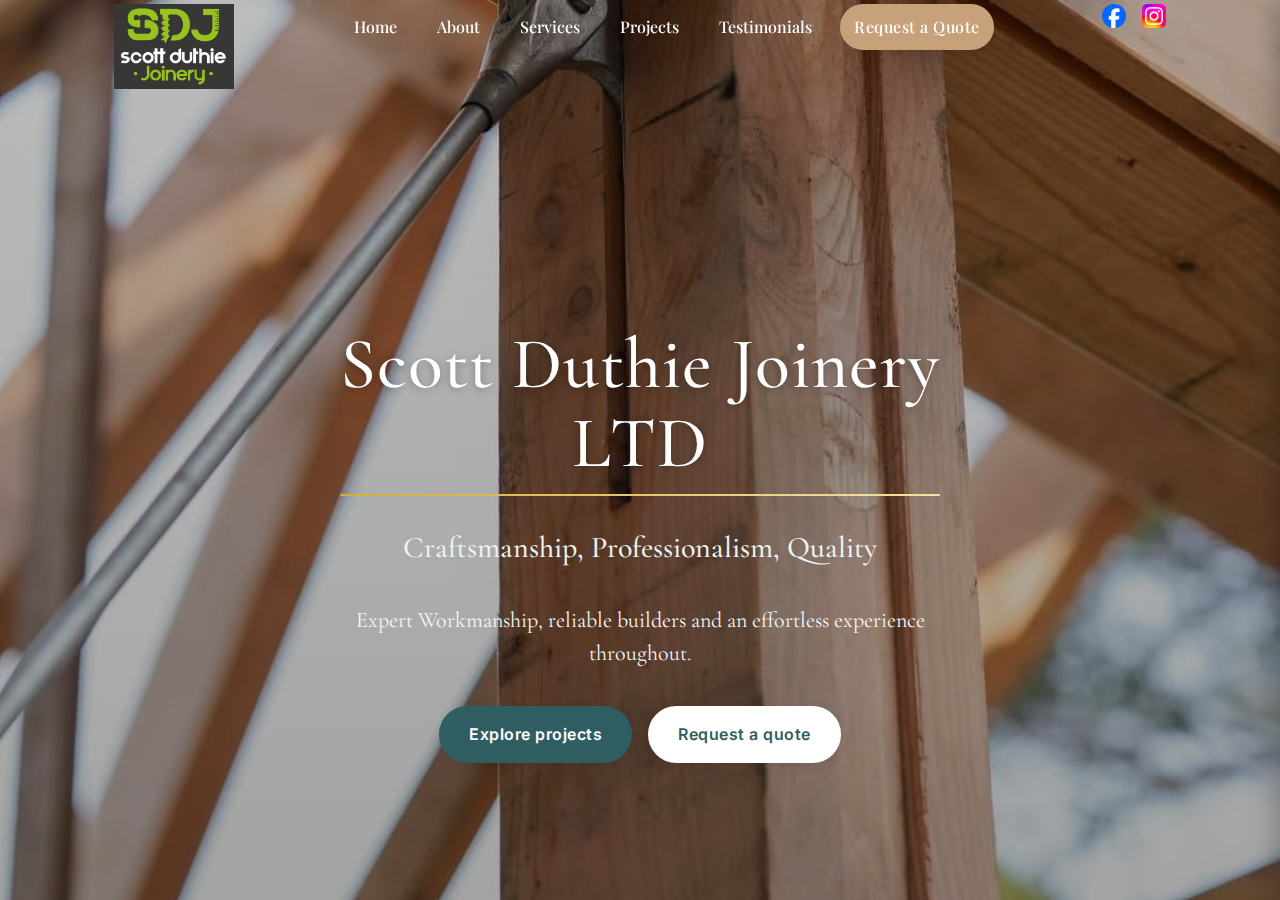
<file: index.html>
<!DOCTYPE html>
<html lang="en">
<head>
  <meta charset="UTF-8" />
  <meta name="viewport" content="width=device-width, initial-scale=1.0" />
  <title>Scott Duthie Joinery LTD | Craftsmanship, Comfort, Light – Deeside & Royal Deeside</title>
  <meta name="description" content="Scott Duthie Joinery LTD provides construction and construction management services with expert joinery. Serving Deeside, Royal Deeside, Aberdeen, Banchory, Aboyne, Ballater, Braemar, Tarland, and surrounding areas in the North East of Scotland." />
  <meta name="keywords" content="Construction, Construction Management, Joinery, Custom Homes, Extensions, Renovations, Interiors, Deeside, Royal Deeside, Aboyne, Ballater, Dinnet, Braemar, Strathdon, Tarland, Alford, Birse, Ballogie, Kincardine O'Neil, Torphins, Lumphanan, Banchory, Aberdeen, Cults, Culter, Finzean" />

  <!-- Open Graph / Social Sharing -->
  <meta property="og:title" content="Scott Duthie Joinery LTD – Construction & Joinery Services in North East Scotland" />
  <meta property="og:description" content="Specialising in construction, construction management, and expert joinery. Serving Deeside, Royal Deeside, and surrounding areas." />
  <meta property="og:type" content="website" />
  <meta property="og:url" content="https://www.scottduthiejoinery.com/" />
  <meta property="og:image" content="https://www.scottduthiejoinery.com/images/home-og.jpg" />

  <!-- Google Fonts -->
  <link href="https://fonts.googleapis.com/css2?family=Lora:ital,wght@0,400;0,700;1,400&family=Playfair+Display:wght@400;700&family=Cormorant+Garamond:ital,wght@1,400;1,500;1,600&display=swap" rel="stylesheet">

  <!-- CSS -->
  <link rel="stylesheet" href="assets/styles.css" />
</head>
<body class="home">

  <!-- Header -->
  <header class="site-header">
    <div class="container header-inner">
      <!-- Logo -->
      <div class="header-left">
        <a href="index.html">
          <img src="images/logo.jpg" alt="Scott Duthie Joinery LTD" class="site-logo" />
        </a>
      </div>

      <!-- Navigation -->
      <button class="nav-toggle" aria-label="Toggle menu" aria-expanded="false">
        <span></span>
        <span></span>
        <span></span>
      </button>
      <nav class="site-nav">
        <ul class="nav-list">
          <li><a href="index.html">Home</a></li>
          <li><a href="about.html">About</a></li>
          <li><a href="services.html">Services</a></li>
          <li><a href="projects.html">Projects</a></li>
          <li><a href="testimonials.html">Testimonials</a></li>
          <li><a class="btn btn-black" href="quote.html">Request a Quote</a></li>
        </ul>
      </nav>

      <!-- Social icons -->
      <div class="header-right">
        <a href="https://www.facebook.com/people/Scott-Duthie-Joinery-Ltd/61565049851215/" target="_blank" aria-label="Facebook">
          <img src="images/facebook.svg.png" class="social-icon" alt="Facebook">
        </a>
        <a href="https://www.instagram.com/scott_duthie_joinery_ltd/" target="_blank" aria-label="Instagram">
          <img src="images/instagram.svg.png" class="social-icon" alt="Instagram">
        </a> 
      </div>
    </div>
  </header>

  <!-- Mobile Menu Overlay & Panel -->
  <div class="mobile-menu-overlay"></div>
  <div class="mobile-menu-panel">
    <ul>
      <li><a href="index.html">Home</a></li>
      <li><a href="about.html">About</a></li>
      <li><a href="services.html">Services</a></li>
      <li><a href="projects.html">Projects</a></li>
      <li><a href="testimonials.html">Testimonials</a></li>
      <li><a class="btn btn-black" href="quote.html">Request a Quote</a></li>
    </ul>
  </div>

  <!-- Hero -->
  <section class="hero hero-home">
    <div class="hero-overlay"></div>
    <div class="hero-content container">
      <h1 class="site-title">Scott Duthie <span>Joinery LTD</span></h1>
      <h2 class="site-subtitle">Craftsmanship, Professionalism, Quality</h2>
      <p>Expert Workmanship, reliable builders and an effortless experience throughout.</p>
      <div class="hero-actions">
        <a class="btn btn-primary" href="projects.html">Explore projects</a>
        <a class="btn btn-white" href="quote.html">Request a quote</a>
      </div>
    </div>
  </section>

  <!-- Site JS -->
  <script src="assets/script.js"></script>
</body>
</html>
</file>
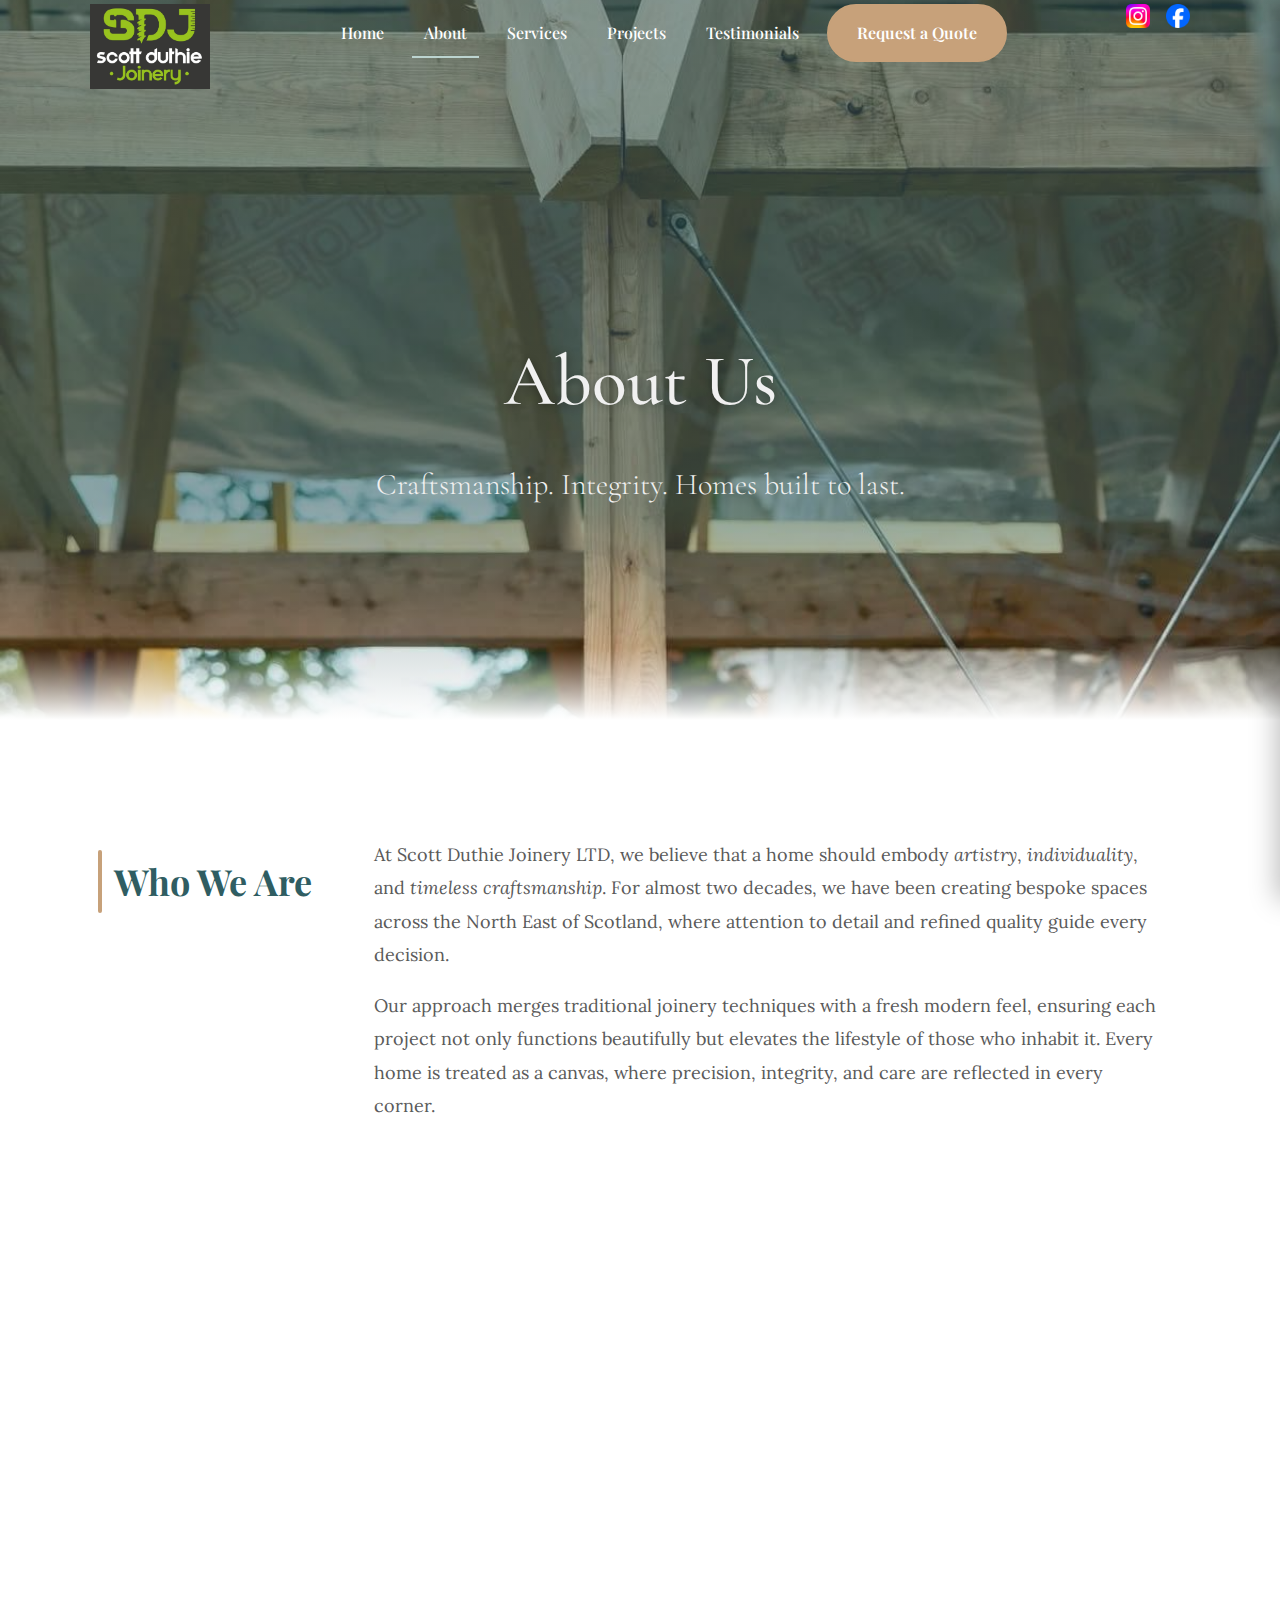
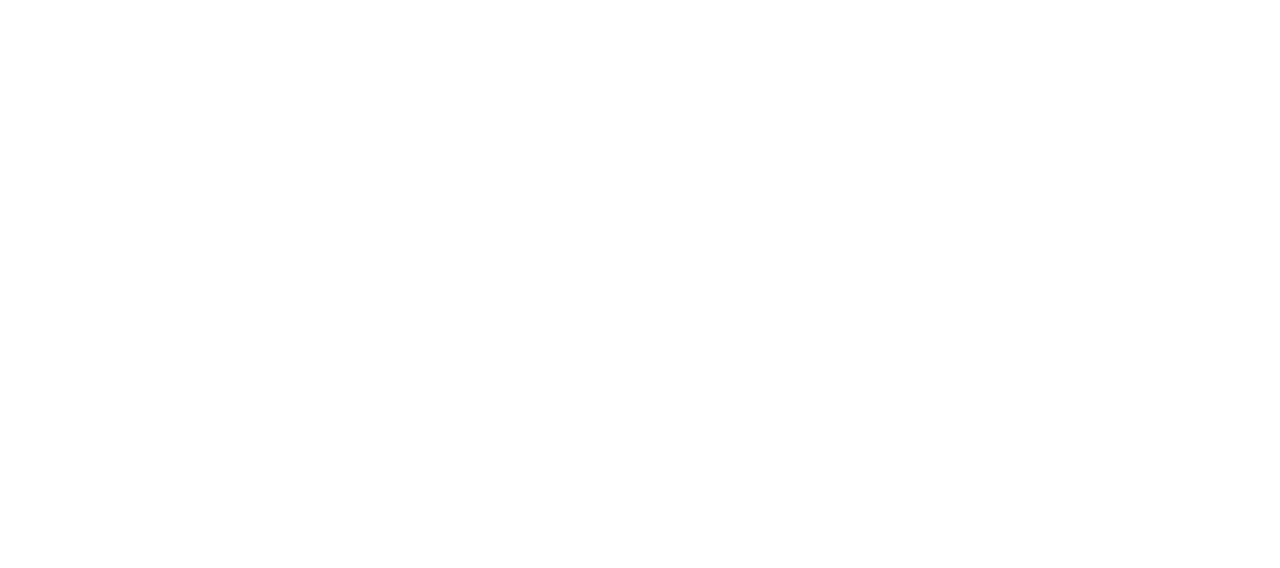
<file: about.html>
<!DOCTYPE html>
<html lang="en">
<head>
  <meta charset="UTF-8" />
  <meta name="viewport" content="width=device-width, initial-scale=1.0" />
  <title>About | Scott Duthie Joinery LTD</title>
  <meta name="description" content="Scott Duthie Joinery LTD: Bespoke homes, renovations, and interiors built with craftsmanship, integrity, and attention to detail in the North East of Scotland." />
  <meta name="keywords" content="Scott Duthie Joinery, bespoke homes, home renovations, joinery, craftsmanship, interior design, Scotland, extensions, custom homes" />
  <meta property="og:title" content="About | Scott Duthie Joinery LTD" />
  <meta property="og:description" content="Discover the team and ethos behind Scott Duthie Joinery LTD, creating bespoke homes and interiors in the North East of Scotland." />
  <meta property="og:type" content="website" />
  <meta property="og:url" content="https://www.scottduthiejoinery.co.uk/about.html" />
  <meta property="og:image" content="images/og-about.jpg" />
  <meta name="twitter:card" content="summary_large_image" />
  <meta name="twitter:title" content="About | Scott Duthie Joinery LTD" />
  <meta name="twitter:description" content="Discover the team and ethos behind Scott Duthie Joinery LTD, creating bespoke homes and interiors in the North East of Scotland." />
  <meta name="twitter:image" content="images/og-about.jpg" />

  <!-- Google Fonts -->
  <link href="https://fonts.googleapis.com/css2?family=Playfair+Display:wght@400;700&family=Lora:ital,wght@0,400;0,700;1,400&family=Cormorant+Garamond:wght@400;500;600&display=swap" rel="stylesheet">

  <style>
    /* ======================= */
    /* About Page CSS (Inline) */
    /* ======================= */
    @import url('https://fonts.googleapis.com/css2?family=Playfair+Display:wght@400;700&family=Lora:ital,wght@0,400;0,700;1,400&family=Cormorant+Garamond:wght@400;500;600&display=swap');

    :root {
      --bg: #ffffff;
      --text: #1b1b1b;
      --muted: #5a5a5a;
      --brand: #2f5d62;
      --brand-2: #bcd4d0;
      --accent: #c7a17a;
      --radius: 12px;
      --shadow: 0 10px 30px rgba(0,0,0,0.08);
      --container: 1100px;
    }

    * { box-sizing: border-box; }
    html, body { margin: 0; padding: 0; font-family: 'Inter', sans-serif; color: var(--text); line-height: 1.6; }
    img { max-width: 100%; display: block; }
    a { text-decoration: none; color: var(--text); }
    .container { width: 100%; max-width: var(--container); margin: 0 auto; padding: 0 24px; }
    body.no-scroll { overflow: hidden; }

    /* Header */
    .site-header { position: absolute; top:0; left:0; width:100%; background: transparent; z-index:50; }
    .header-inner { display: flex; justify-content: space-between; align-items: flex-start; padding: 4px 0; }
    .header-left { flex: 0 0 auto; }
    .site-logo { width:120px; cursor:pointer; }

    .site-nav { flex:1 1 auto; display:flex; justify-content:center; font-family: 'Playfair Display', serif; }
    .site-nav ul { display:flex; gap:16px; list-style:none; margin:0; padding:0; align-items:center; }
    .site-nav a { color:#fff; padding:8px 12px; border-radius:50px; font-weight:500; display:inline-block; position:relative; }
    .site-nav a::after { content:""; position:absolute; left:0; bottom:-4px; width:0; height:2px; background:var(--brand-2); transition: width 0.3s ease; }
    .site-nav a:hover::after, .site-nav a[aria-current="page"]::after { width:100%; }
    .site-nav .btn-black { padding:14px 28px; border-radius:50px; background:var(--accent); color:#fff; font-weight:600; border:2px solid var(--accent); transition:all 0.3s ease; }
    .site-nav .btn-black:hover { background:#b48e66; border-color:#b48e66; }

    .header-right { display:flex; gap:16px; }
    .social-icon { width:24px; height:24px; }

    /* Mobile menu */
    .nav-toggle { display:none; position:absolute; left:50%; top:36px; transform:translateX(-50%); width:32px; height:26px; background:none; border:none; cursor:pointer; z-index:9999; padding:0; }
    .nav-toggle span { display:block; width:100%; height:3px; background:white; border-radius:3px; transition:0.3s ease; }
    .nav-toggle span:nth-child(2) { margin:6px 0; }
    .nav-toggle.open span:nth-child(1) { transform: translateY(9px) rotate(45deg); }
    .nav-toggle.open span:nth-child(2) { opacity:0; }
    .nav-toggle.open span:nth-child(3) { transform: translateY(-9px) rotate(-45deg); }

    .mobile-menu-panel { position:fixed; top:0; right:0; width:70%; max-width:320px; height:100vh; background:#f8f8f8; padding:100px 24px; box-shadow:-4px 0 25px rgba(0,0,0,0.25); transform:translateX(100%); transition: transform 0.35s ease; z-index:999; }
    .mobile-menu-panel.open { transform:translateX(0); }
    .mobile-menu-panel ul { list-style:none; padding:0; margin:0; display:flex; flex-direction:column; gap:28px; }
    .mobile-menu-panel a { font-size:20px; font-weight:600; color:#000; }
    .mobile-menu-panel .btn-black { display:block; background:black; color:white; padding:12px; border-radius:50px; text-align:center; }
    .mobile-menu-overlay { position:fixed; top:0; left:0; width:100%; height:100%; background:rgba(0,0,0,0.4); opacity:0; visibility:hidden; transition:opacity 0.35s ease; z-index:900; }
    .mobile-menu-overlay.active { opacity:1; visibility:visible; }

    /* Hero */
    .hero-about { position:relative; min-height:80vh; display:grid; place-items:center; text-align:center; overflow:hidden; }
    .hero-about .hero-image { position:absolute; inset:0; background:url("images/luicottage.jpg") center/cover no-repeat; background-size:cover; z-index:-2; }
    .hero-about .hero-overlay { position:absolute; inset:0; background:linear-gradient(to bottom, rgba(47,93,98,0.55) 0%, rgba(47,93,98,0.55) 70%, rgba(47,93,98,0.15) 90%, #ffffff 100%); z-index:-1; }
    .hero-about .hero-content { position:relative; max-width:760px; padding: calc(40px + 8vh) 24px 0; }
    .hero-about .site-title { font-family:'Cormorant Garamond', serif; font-weight:500; font-size:72px; color:#f0f0f0; text-shadow:0 2px 8px rgba(0,0,0,0.3); line-height:1.1; margin-bottom:40px; }
    .hero-about .site-subtitle { font-family:'Cormorant Garamond', serif; font-size:30px; margin-top:8px; font-weight:80; color:#f0f0f0; }

    /* About Intro */
    .about-intro { padding:100px 24px 80px; margin-bottom:60px; font-family:'Lora', serif; font-size:18px; line-height:1.75; }
    .intro-wrapper { display:flex; align-items:flex-start; gap:40px; max-width:var(--container); margin:0 auto; flex-wrap:wrap; }
    .section-title { font-family:'Playfair Display', serif; font-size:36px; font-weight:700; color:var(--brand); flex:0 0 220px; position:relative; }
    .section-title::before { content:""; position:absolute; left:-16px; top:0; height:100%; width:4px; background:var(--accent); border-radius:2px; }
    .brief-text { flex:1; font-family:'Lora', serif; font-size:18px; line-height:1.85; color:var(--muted); }
    .brief-text p { margin-bottom:16px; }

    /* Photo Cards */
    .about-photos { display:flex; flex-wrap:wrap; gap:40px; justify-content:center; margin-bottom:80px; }
    .photo-card { background:#fff; border-radius:var(--radius); overflow:hidden; flex:1 1 48%; max-width:700px; display:flex; flex-direction:column; align-items:center; box-shadow:var(--shadow); text-align:center; opacity:0; transform:translateY(30px); transition:all 0.6s ease-out; }
    .photo-card.visible { opacity:1; transform:translateY(0); }
    .photo-card img { width:100%; height:400px; object-fit:cover; }
    .brief { padding:32px; }
    .brief h3 { font-family:'Playfair Display', serif; font-size:28px; margin-bottom:16px; color:var(--brand); }
    .brief p { font-family:'Lora', serif; font-size:16px; color:var(--muted); line-height:1.75; }

    /* Fly-in animations */
    .section-title, .brief-text { opacity:0; transform:translateX(50px); transition: all 0.8s ease-out; }
    .section-title.animate, .brief-text.animate { opacity:1; transform:translateX(0); }

    /* Responsive */
    @media (max-width:1024px) {
      .hero-about .site-title { font-size:56px; }
      .about-photos { flex-direction:column; gap:32px; }
      .intro-wrapper { gap:32px; }
      .section-title { font-size:32px; flex:0 0 180px; }
      .brief-text { font-size:16px; }
    }
    @media (max-width:768px) {
      .site-logo { width:80px; }
      .site-nav ul { display:none; }
      .nav-toggle { display:block; }
      .hero-about .hero-content { padding: calc(100px + 8vh) 16px 0; }
      .about-intro { padding:60px 16px; }
      .intro-wrapper { flex-direction:column; align-items:flex-start; }
      .section-title { flex:none; margin-bottom:16px; }
      .brief-text p { max-width:100%; }
      .brief { padding:24px; }
    }
  </style>
</head>
<body class="about">

  <!-- HEADER -->
  <header class="site-header">
    <div class="container header-inner">
      <div class="header-left">
        <a href="index.html"><img src="images/logo.jpg" alt="Scott Duthie Joinery Logo" class="site-logo"></a>
      </div>

      <nav class="site-nav">
        <ul>
          <li><a href="index.html">Home</a></li>
          <li><a href="about.html" aria-current="page">About</a></li>
          <li><a href="services.html">Services</a></li>
          <li><a href="projects.html">Projects</a></li>
          <li><a href="testimonials.html">Testimonials</a></li>
          <li><a href="quote.html" class="btn btn-black">Request a Quote</a></li>
        </ul>
      </nav>

      <div class="header-right">
        <a href="#"><img src="images/instagram.svg.png" alt="Instagram" class="social-icon"></a>
        <a href="#"><img src="images/facebook.svg.png" alt="Facebook" class="social-icon"></a>
      </div>

      <button class="nav-toggle" aria-label="Toggle Navigation">
        <span></span><span></span><span></span>
      </button>
    </div>
  </header>

  <div class="mobile-menu-panel">
    <ul>
      <li><a href="index.html">Home</a></li>
      <li><a href="about.html" aria-current="page">About</a></li>
      <li><a href="services.html">Services</a></li>
      <li><a href="projects.html">Projects</a></li>
      <li><a href="testimonials.html">Testimonials</a></li>
      <li><a href="quote.html" class="btn btn-black">Request a Quote</a></li>
    </ul>
  </div>
  <div class="mobile-menu-overlay"></div>

  <!-- HERO -->
  <section class="hero-about">
    <div class="hero-image"></div>
    <div class="hero-overlay"></div>
    <div class="hero-content">
      <h1 class="site-title">About Us</h1>
      <p class="site-subtitle">Craftsmanship. Integrity. Homes built to last.</p>
    </div>
  </section>

  <!-- INTRO -->
  <section class="about-intro">
    <div class="intro-wrapper container">
      <h2 class="section-title">Who We Are</h2>
      <div class="brief-text">
        <p>At Scott Duthie Joinery LTD, we believe that a home should embody <em>artistry</em>, <em>individuality</em>, and <em>timeless craftsmanship</em>. For almost two decades, we have been creating bespoke spaces across the North East of Scotland, where attention to detail and refined quality guide every decision.</p>
        <p>Our approach merges traditional joinery techniques with a fresh modern feel, ensuring each project not only functions beautifully but elevates the lifestyle of those who inhabit it. Every home is treated as a canvas, where precision, integrity, and care are reflected in every corner.</p>
      </div>
    </div>
  </section>

  <!-- PHOTO CARDS -->
  <section class="about-photos container">
    <div class="photo-card">
      <img src="images/balvack.jpg" alt="Our Team">
      <div class="brief">
        <h3>Our Team</h3>
        <p>Our team of seasoned craftsmen, Surveyors, and project managers, all dedicated to excellence. Each member brings a wealth of experience, creativity, and a meticulous eye for detail. Together, we ensure that every project is executed flawlessly, from initial concept to final finish.</p>
      </div>
    </div>

    <div class="photo-card">
      <img src="images/exterior_chimney.jpg" alt="Delivering Bespoke Projects">
      <div class="brief">
        <h3>Delivering Bespoke Projects for Almost 2 Decades</h3>
        <p>For nearly twenty years, we have been creating homes that reflect the unique tastes and lifestyles of our clients. From bespoke new builds to comprehensive renovations, we handle each project with precision, passion, and dedication. Our commitment to quality craftsmanship and innovative solutions ensures that every space we touch becomes a lasting testament to excellence.</p>
      </div>
    </div>
  </section>

  <script>
    document.addEventListener('DOMContentLoaded', () => {
      const navToggle = document.querySelector('.nav-toggle');
      const mobilePanel = document.querySelector('.mobile-menu-panel');
      const overlay = document.querySelector('.mobile-menu-overlay');

      const openMenu = () => { navToggle.classList.add('open'); mobilePanel.classList.add('open'); overlay.classList.add('active'); document.body.classList.add('no-scroll'); };
      const closeMenu = () => { navToggle.classList.remove('open'); mobilePanel.classList.remove('open'); overlay.classList.remove('active'); document.body.classList.remove('no-scroll'); };
      navToggle.addEventListener('click', () => mobilePanel.classList.contains('open') ? closeMenu() : openMenu());
      overlay.addEventListener('click', closeMenu);
      mobilePanel.querySelectorAll('a').forEach(link => link.addEventListener('click', closeMenu));

      // IntersectionObserver for fly-in
      const observer = new IntersectionObserver((entries, obs) => {
        entries.forEach(entry => {
          if(entry.isIntersecting) {
            const el = entry.target;
            if(el.classList.contains('section-title') || el.classList.contains('brief-text')) el.classList.add('animate');
            if(el.classList.contains('photo-card')) { setTimeout(()=> el.classList.add('visible'), Number(el.dataset.index)*150); }
            obs.unobserve(el);
          }
        });
      }, { threshold:0.1 });

      document.querySelectorAll('.section-title, .brief-text').forEach(el => observer.observe(el));
      document.querySelectorAll('.photo-card').forEach((el, idx)=>{ el.dataset.index=idx; observer.observe(el); });
    });
  </script>

</body>
</html>
</file>
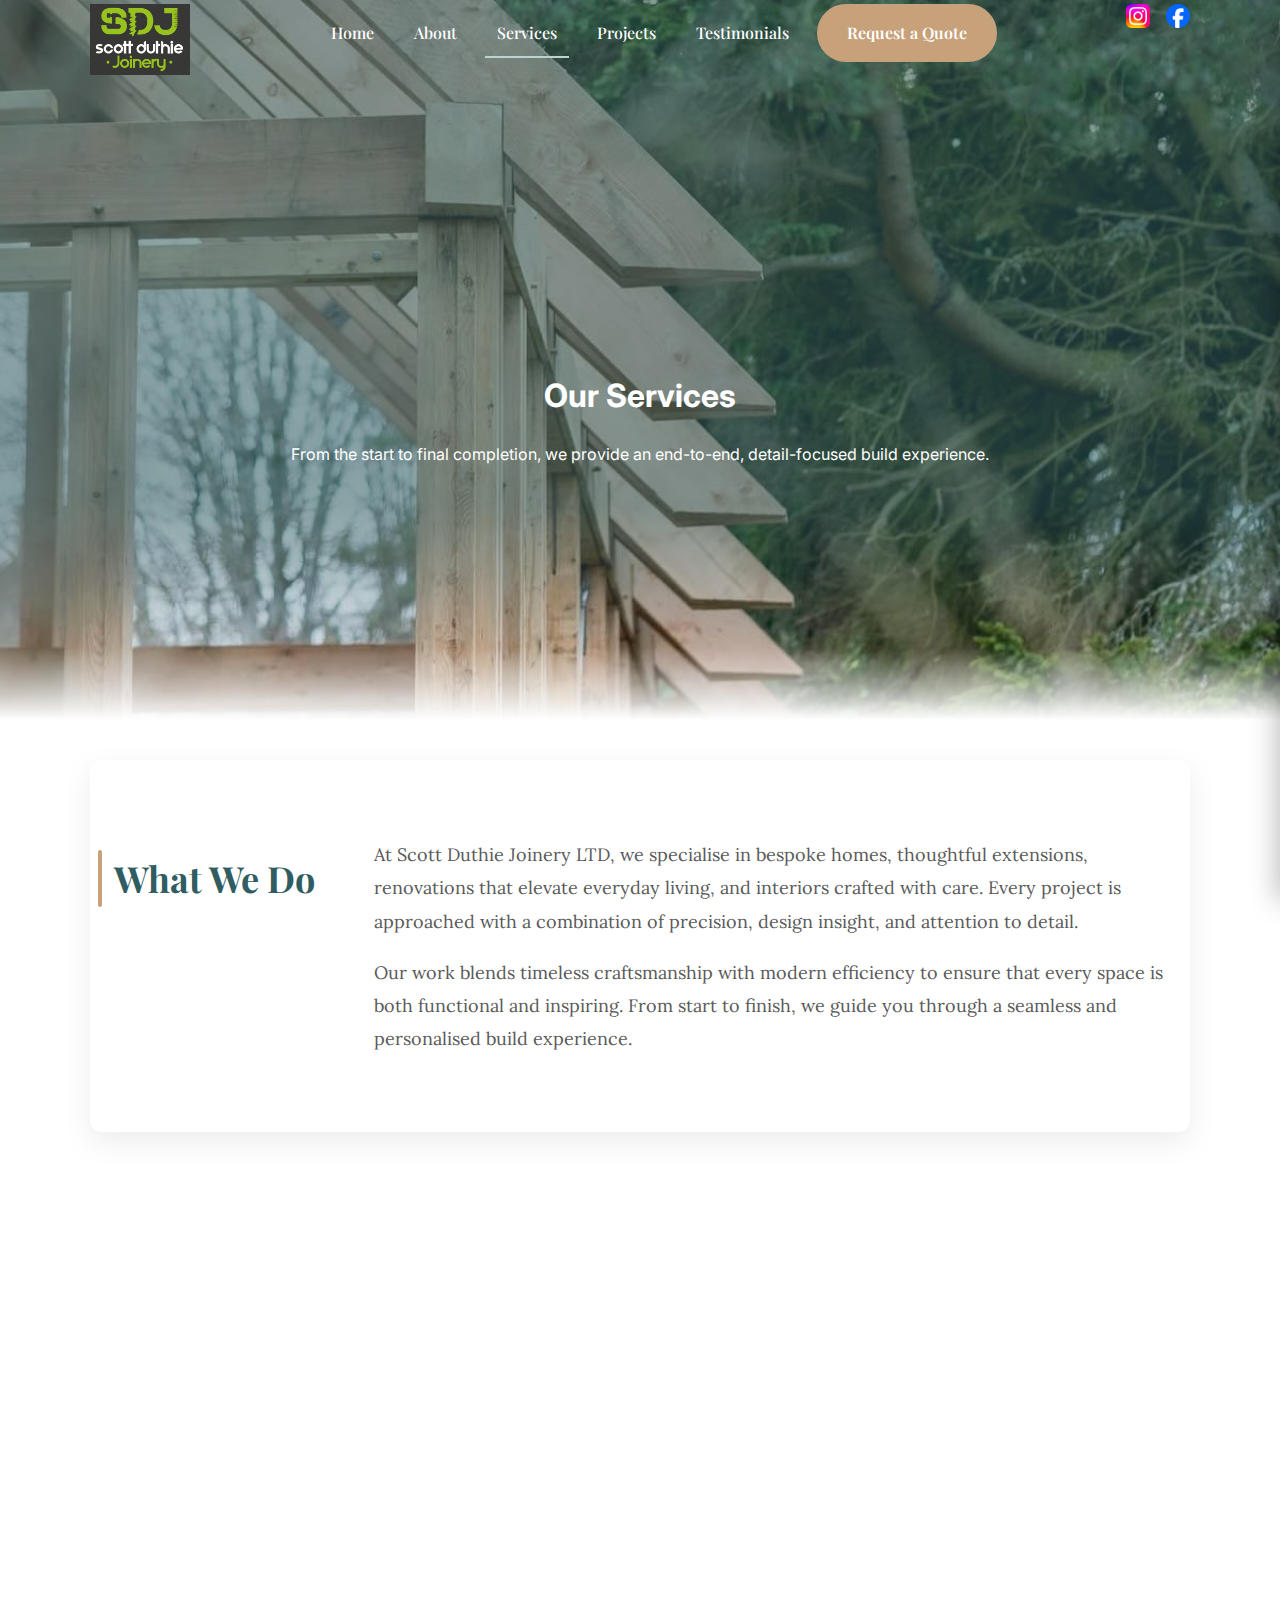
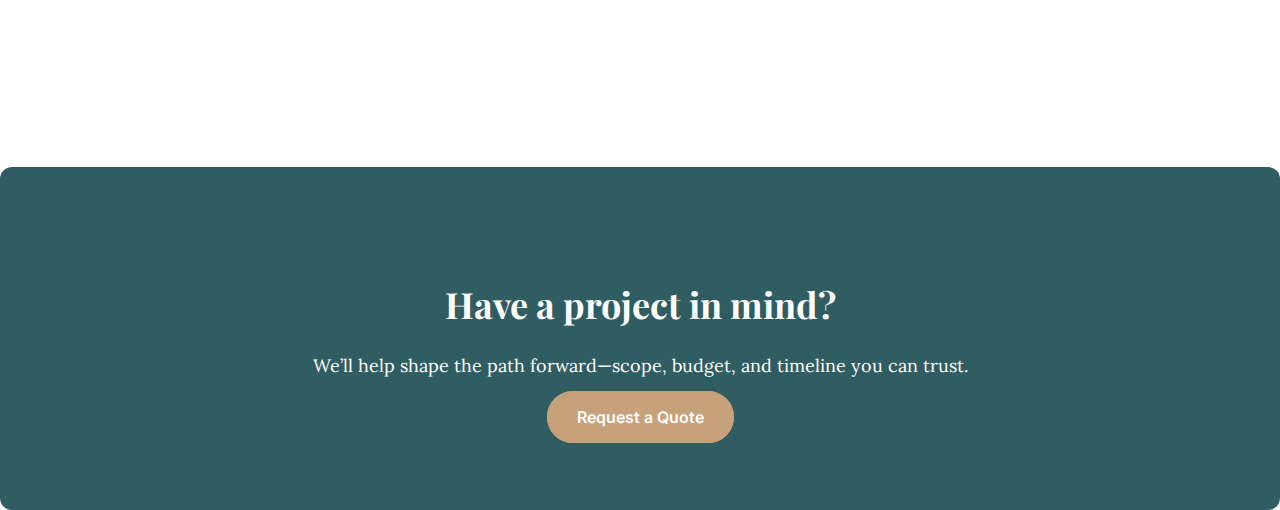
<file: services.html>
<!DOCTYPE html>
<html lang="en">
<head>
  <meta charset="UTF-8" />
  <meta name="viewport" content="width=device-width, initial-scale=1" />

  <!-- Page Title -->
  <title>Services | Scott Duthie Joinery LTD – Deeside & Royal Deeside Construction</title>

  <!-- Meta Description -->
  <meta name="description" content="Scott Duthie Joinery LTD provides construction and construction management services with expert joinery. Serving Deeside, Royal Deeside, Aberdeen, Banchory, Aboyne, Ballater, Braemar, Tarland, and surrounding areas in the North East of Scotland." />

  <!-- Optional Keywords (minor SEO help) -->
  <meta name="keywords" content="Construction, Construction Management, Joinery, Custom Homes, Extensions, Renovations, Interiors, Deeside, Royal Deeside, Aboyne, Ballater, Dinnet, Braemar, Strathdon, Tarland, Alford, Birse, Ballogie, Kincardine O'Neil, Torphins, Lumphanan, Banchory, Aberdeen, Cults, Culter, Finzean" />

  <!-- Open Graph for Social Sharing -->
  <meta property="og:title" content="Scott Duthie Joinery LTD – Construction & Joinery Services in North East Scotland" />
  <meta property="og:description" content="Specialising in construction, construction management, and expert joinery. Serving Deeside, Royal Deeside, and surrounding areas." />
  <meta property="og:type" content="website" />
  <meta property="og:url" content="https://www.scottduthiejoinery.com/services.html" />
  <meta property="og:image" content="https://www.scottduthiejoinery.com/images/services-og.jpg" />

  <!-- Google Fonts -->
  <link href="https://fonts.googleapis.com/css2?family=Cormorant+Garamond:wght@400;500;600&family=Playfair+Display:wght@400;700&family=Lora:wght@400;700&family=Inter:wght@400;500;600&display=swap" rel="stylesheet">

  <!-- CSS -->
  <link rel="stylesheet" href="assets/services.css">
</head>
<body class="services">

  <!-- HEADER -->
  <header class="site-header">
    <div class="container header-inner">
      <div class="header-left">
        <a href="index.html">
          <img src="images/logo.jpg" alt="Scott Duthie Joinery LTD Logo" class="site-logo">
        </a>
      </div>

      <!-- Mobile Hamburger -->
      <button class="nav-toggle" aria-label="Toggle menu" aria-expanded="false">
        <span></span>
        <span></span>
        <span></span>
      </button>

      <!-- Desktop / fallback nav -->
      <nav class="site-nav">
        <ul class="nav-list">
          <li><a href="index.html">Home</a></li>
          <li><a href="about.html">About</a></li>
          <li><a href="services.html" aria-current="page">Services</a></li>
          <li><a href="projects.html">Projects</a></li>
          <li><a href="testimonials.html">Testimonials</a></li>
          <li><a href="quote.html" class="btn btn-black">Request a Quote</a></li>
        </ul>
      </nav>

      <div class="header-right">
        <a href="https://www.instagram.com/scott_duthie_joinery_ltd/?hl=en" target="_blank">
          <img src="images/instagram.svg.png" alt="Instagram" class="social-icon">
        </a>
        <a href="https://www.facebook.com/people/Scott-Duthie-Joinery-Ltd/61565049851215/#" target="_blank">
          <img src="images/facebook.svg.png" alt="Facebook" class="social-icon">
        </a>
      </div>
    </div>
  </header>

  <!-- Slide-in Mobile Menu -->
  <div class="mobile-menu-overlay"></div>
  <div class="mobile-menu-panel">
    <ul>
      <li><a href="index.html">Home</a></li>
      <li><a href="about.html">About</a></li>
      <li><a href="services.html" aria-current="page">Services</a></li>
      <li><a href="projects.html">Projects</a></li>
      <li><a href="testimonials.html">Testimonials</a></li>
      <li><a href="quote.html" class="btn-black">Request a Quote</a></li>
    </ul>
  </div>

  <!-- HERO SECTION -->
  <section class="hero-services">
    <div class="hero-image"></div>
    <div class="hero-overlay"></div>
    <div class="hero-content">
      <h1 class="site-title">Our Services</h1>
      <p class="site-subtitle">From the start to final completion, we provide an end-to-end, detail-focused build experience.</p>
    </div>
  </section>

  <!-- INTRO / DESCRIPTION -->
  <section class="services-intro container">
    <div class="intro-wrapper">
      <h2 class="section-title">What We Do</h2>
      <div class="brief-text">
        <p>At Scott Duthie Joinery LTD, we specialise in bespoke homes, thoughtful extensions, renovations that elevate everyday living, and interiors crafted with care. Every project is approached with a combination of precision, design insight, and attention to detail.</p>
        <p>Our work blends timeless craftsmanship with modern efficiency to ensure that every space is both functional and inspiring. From start to finish, we guide you through a seamless and personalised build experience.</p>
      </div>
    </div>
  </section>

  <!-- SERVICE CARDS GRID -->
  <section class="service-grid container">
    <article class="service-card">
      <h3>Custom Homes</h3>
      <p>Site-specific, daylight-led architecture with tactile materials and efficient performance.</p>
    </article>
    <article class="service-card">
      <h3>Extensions</h3>
      <p>Thoughtful additions that enhance flow, function, and light—seamless with your existing home.</p>
    </article>
    <article class="service-card">
      <h3>Renovations</h3>
      <p>Sensitive upgrades and reconfigurations to elevate everyday living with calm clarity.</p>
    </article>
    <article class="service-card">
      <h3>Interiors</h3>
      <p>Crafted kitchens, joinery, and finishes with a restrained, timeless palette.</p>
    </article>
  </section>

  <!-- CTA WIDE -->
  <section class="cta-wide">
    <div class="cta-inner">
      <h2>Have a project in mind?</h2>
      <p>We’ll help shape the path forward—scope, budget, and timeline you can trust.</p>
      <a class="btn btn-primary" href="quote.html">Request a Quote</a>
    </div>
  </section>

  <!-- SCRIPTS -->
  <script>
    const toggle = document.querySelector('.nav-toggle');
    const menuPanel = document.querySelector('.mobile-menu-panel');
    const menuOverlay = document.querySelector('.mobile-menu-overlay');

    toggle.addEventListener('click', () => {
      const expanded = toggle.getAttribute('aria-expanded') === 'true';
      toggle.setAttribute('aria-expanded', String(!expanded));

      toggle.classList.toggle('open');
      menuPanel.classList.toggle('open');
      menuOverlay.classList.toggle('active');
      document.body.classList.toggle('no-scroll', menuPanel.classList.contains('open'));
    });

    menuOverlay.addEventListener('click', () => {
      toggle.classList.remove('open');
      menuPanel.classList.remove('open');
      menuOverlay.classList.remove('active');
      document.body.classList.remove('no-scroll');
    });

    document.querySelectorAll('.mobile-menu-panel a').forEach(link => {
      link.addEventListener('click', () => {
        toggle.classList.remove('open');
        menuPanel.classList.remove('open');
        menuOverlay.classList.remove('active');
        document.body.classList.remove('no-scroll');
      });
    });

    document.addEventListener('DOMContentLoaded', () => {
      const observerOptions = { threshold: 0.1 };

      const observerCallback = (entries, observer) => {
        entries.forEach(entry => {
          if (entry.isIntersecting) {
            entry.target.classList.add('visible');
            observer.unobserve(entry.target);
          }
        });
      };

      const observer = new IntersectionObserver(observerCallback, observerOptions);

      document.querySelectorAll('.service-card').forEach(card => {
        observer.observe(card);
      });

      document.querySelectorAll('.service-card').forEach(card => {
        if (card.getBoundingClientRect().top < window.innerHeight) {
          card.classList.add('visible');
        }
      });
    });
  </script>

</body>
</html>
</file>
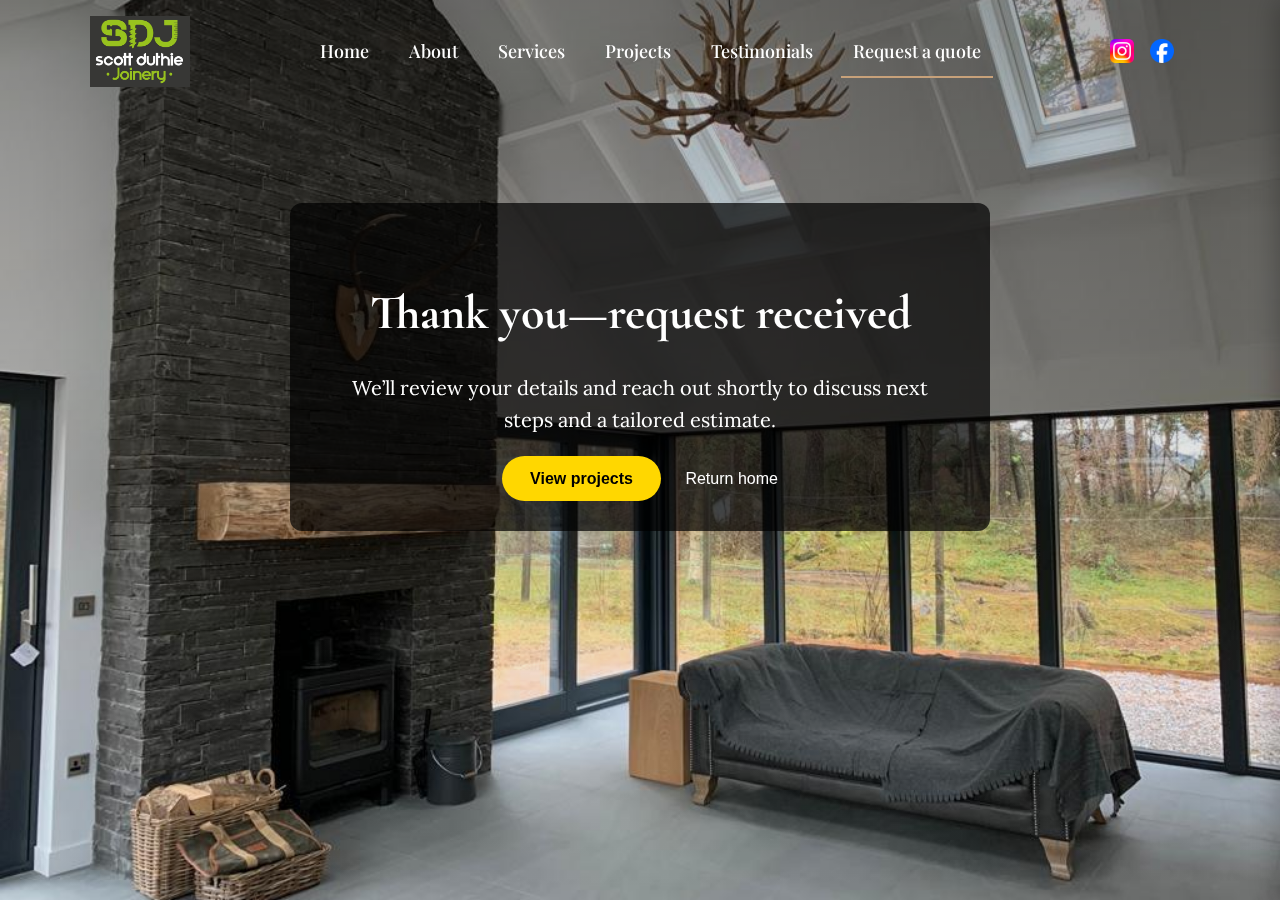
<file: success.html>
<!DOCTYPE html>
<html lang="en">
<head>
  <meta charset="UTF-8" />
  <meta name="viewport" content="width=device-width, initial-scale=1.0" />
  <title>Request received | Scott Duthie Joinery LTD</title>
  <meta name="description" content="Thank you—your request has been received. We’ll be in touch shortly." />

  <!-- Google Fonts -->
  <link href="https://fonts.googleapis.com/css2?family=Playfair+Display:wght@400;700&family=Lora:ital,wght@0,400;0,700;1,400&family=Cormorant+Garamond:wght@400;500;600&display=swap" rel="stylesheet">

  <!-- CSS -->
  <link rel="stylesheet" href="assets/quote.css" />
</head>
<body class="quote-page">

  <!-- Hero Background -->
  <div class="hero-image"></div>
  <div class="hero-overlay"></div>

  <!-- HEADER -->
  <header class="site-header">
    <div class="container header-inner">
      <div class="header-left">
        <a href="index.html"><img src="images/logo.jpg" alt="Scott Duthie Joinery LTD Logo" class="site-logo"></a>
      </div>

      <nav class="site-nav">
        <ul>
          <li><a href="index.html">Home</a></li>
          <li><a href="about.html">About</a></li>
          <li><a href="services.html">Services</a></li>
          <li><a href="projects.html">Projects</a></li>
          <li><a href="testimonials.html">Testimonials</a></li>
          <li><a class="btn btn-ghost" href="quote.html" aria-current="page">Request a quote</a></li>
        </ul>
      </nav>

      <div class="header-right">
        <a href="https://www.instagram.com/scott_duthie_joinery_ltd/?hl=en" target="_blank">
          <img src="images/instagram.svg.png" alt="Instagram" class="social-icon">
        </a>
        <a href="https://www.facebook.com/people/Scott-Duthie-Joinery-Ltd/61565049851215/#" target="_blank">
          <img src="images/facebook.svg.png" alt="Facebook" class="social-icon">
        </a>
      </div>

      <button class="nav-toggle" aria-label="Toggle Navigation">
        <span></span>
        <span></span>
        <span></span>
      </button>
    </div>
  </header>

  <!-- Mobile Menu Panel & Overlay -->
  <div class="mobile-menu-panel">
    <ul>
      <li><a href="index.html">Home</a></li>
      <li><a href="about.html">About</a></li>
      <li><a href="services.html">Services</a></li>
      <li><a href="projects.html">Projects</a></li>
      <li><a href="testimonials.html">Testimonials</a></li>
      <li><a class="btn-black" href="quote.html">Request a quote</a></li>
    </ul>
  </div>
  <div class="mobile-menu-overlay"></div>

  <!-- MAIN SUCCESS CARD -->
  <main class="hero-content">
    <section class="success-card">
      <h1>Thank you—request received</h1>
      <p>We’ll review your details and reach out shortly to discuss next steps and a tailored estimate.</p>
      <div class="success-actions">
        <a class="btn btn-primary" href="projects.html">View projects</a>
        <a class="btn btn-ghost" href="index.html">Return home</a>
      </div>
    </section>
  </main>

  <!-- Global JS for mobile menu toggle -->
  <script>
    const navToggle = document.querySelector('.nav-toggle');
    const mobileMenu = document.querySelector('.mobile-menu-panel');
    const overlay = document.querySelector('.mobile-menu-overlay');

    function toggleMenu() {
      navToggle.classList.toggle('open');
      mobileMenu.classList.toggle('open');
      overlay.classList.toggle('active');
      document.body.classList.toggle('no-scroll');
    }

    navToggle.addEventListener('click', toggleMenu);
    overlay.addEventListener('click', toggleMenu);
    document.querySelectorAll('.mobile-menu-panel a').forEach(link => link.addEventListener('click', toggleMenu));
  </script>

</body>
</html>
</file>
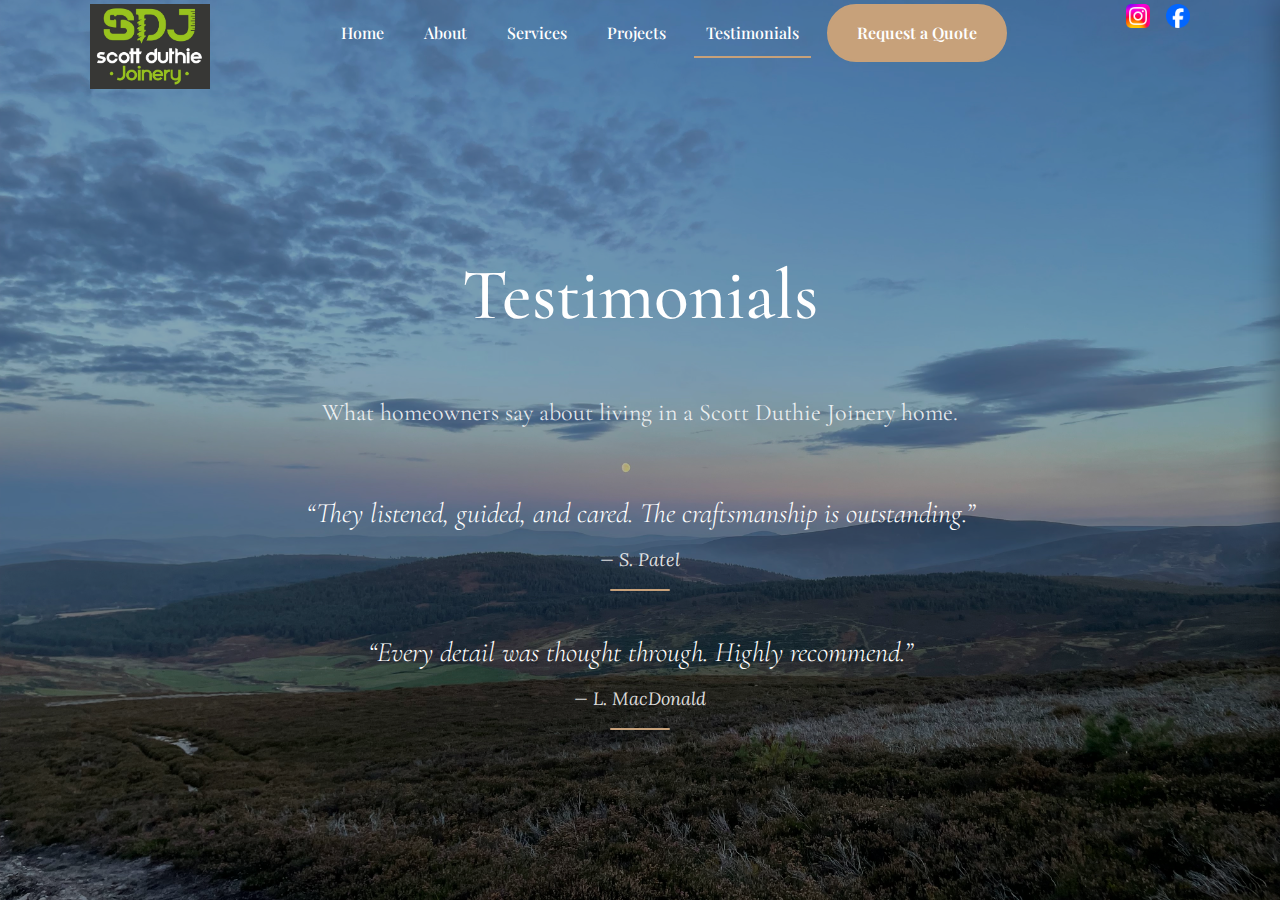
<file: testimonials.html>
<!DOCTYPE html>
<html lang="en">
<head>
  <meta charset="UTF-8" />
  <meta name="viewport" content="width=device-width, initial-scale=1.0" />
  <title>Testimonials | Scott Duthie Joinery LTD</title>
  <meta name="description" content="Kind words from clients about their experience and homes." />

  <!-- Google Fonts -->
  <link href="https://fonts.googleapis.com/css2?family=Playfair+Display:wght@400;700&family=Lora:ital,wght@0,400;0,700;1,400&family=Cormorant+Garamond:wght@400;500;600&display=swap" rel="stylesheet">

  <!-- CSS -->
  <link rel="stylesheet" href="assets/testimonials.css" />
</head>
<body class="testimonials">

  <!-- HEADER -->
  <header class="site-header">
    <div class="container header-inner">
      <div class="header-left">
        <a href="index.html"><img src="images/logo.jpg" alt="Scott Duthie Joinery Logo" class="site-logo"></a>
      </div>

      <nav class="site-nav">
        <ul>
          <li><a href="index.html">Home</a></li>
          <li><a href="about.html">About</a></li>
          <li><a href="services.html">Services</a></li>
          <li><a href="projects.html">Projects</a></li>
          <li><a href="testimonials.html" aria-current="page">Testimonials</a></li>
          <li><a href="quote.html" class="btn btn-black">Request a Quote</a></li>
        </ul>
      </nav>

      <div class="header-right">
        <a href="https://www.instagram.com/scott_duthie_joinery_ltd/?hl=en" target="_blank">
          <img src="images/instagram.svg.png" alt="Instagram" class="social-icon">
        </a>
        <a href="https://www.facebook.com/people/Scott-Duthie-Joinery-Ltd/61565049851215/#" target="_blank">
          <img src="images/facebook.svg.png" alt="Facebook" class="social-icon">
        </a>
      </div>

      <button class="nav-toggle" aria-label="Toggle Navigation">
        <span></span><span></span><span></span>
      </button>
    </div>
  </header>

  <!-- Mobile Menu Panel & Overlay -->
  <div class="mobile-menu-panel">
    <ul>
      <li><a href="index.html">Home</a></li>
      <li><a href="about.html">About</a></li>
      <li><a href="services.html">Services</a></li>
      <li><a href="projects.html">Projects</a></li>
      <li><a href="testimonials.html" aria-current="page">Testimonials</a></li>
      <li><a href="quote.html" class="btn-black">Request a Quote</a></li>
    </ul>
  </div>
  <div class="mobile-menu-overlay"></div>

  <!-- HERO + TESTIMONIALS -->
  <section class="hero-testimonials">
    <div class="hero-image"></div>
    <div class="hero-overlay"></div>

    <div class="hero-content container">
      <h1 class="site-title">Testimonials</h1>
      <p class="site-subtitle">What homeowners say about living in a Scott Duthie Joinery home.</p>

      <div class="quote-grid">
        <p class="quote">“They listened, guided, and cared. The craftsmanship is outstanding.” <span>— S. Patel</span></p>
        <p class="quote">“Every detail was thought through. Highly recommend.” <span>— L. MacDonald</span></p>
      </div>
    </div>
  </section>

  <!-- Global JS -->
  <script>
    document.addEventListener('DOMContentLoaded', () => {
      const navToggle = document.querySelector('.nav-toggle');
      const mobilePanel = document.querySelector('.mobile-menu-panel');
      const overlay = document.querySelector('.mobile-menu-overlay');

      const openMenu = () => {
        navToggle.classList.add('open');
        mobilePanel.classList.add('open');
        overlay.classList.add('active');
        document.body.classList.add('no-scroll');
      };

      const closeMenu = () => {
        navToggle.classList.remove('open');
        mobilePanel.classList.remove('open');
        overlay.classList.remove('active');
        document.body.classList.remove('no-scroll');
      };

      navToggle.addEventListener('click', () => {
        mobilePanel.classList.contains('open') ? closeMenu() : openMenu();
      });

      overlay.addEventListener('click', closeMenu);
      mobilePanel.querySelectorAll('a').forEach(link => link.addEventListener('click', closeMenu));
    });
  </script>

</body>
</html>
</file>
<file: assets/styles.css>
@import url('https://fonts.googleapis.com/css2?family=Playfair+Display:wght@600;700&family=Inter:wght@400;500;600&display=swap');


/* ------------------- */
/* Design tokens */
:root {
  --bg: #ffffff;
  --surface: #f7f7f7;
  --text: #1b1b1b;
  --muted: #5a5a5a;
  --brand: #2f5d62;
  --brand-2: #bcd4d0;
  --accent: #c7a17a;
  --shadow: 0 10px 30px rgba(0,0,0,0.08);
  --radius: 12px;
  --container: 1100px;
}

/* ------------------- */
/* Base and utilities */
* { box-sizing: border-box; }
html, body { height: 100%; margin: 0; overflow-x: hidden; }
body { font-family: 'Inter', sans-serif; font-weight: 400; color: var(--text); line-height: 1.6; background: var(--bg); }
img { max-width: 100%; display: block; }
a { color: var(--brand); text-decoration: none; }
a:hover { text-decoration: none; }
.container { width: 100%; max-width: var(--container); margin: 0 auto; padding: 0 24px; }
body.no-scroll { overflow: hidden; }

/* ------------------- */
/* Header and navigation */
.site-header {
  position: fixed;
  top: 0;
  left: 0;
  width: 100%;
  z-index: 50;
  background: transparent;
}

.header-inner {
  display: flex;
  justify-content: space-between;
  align-items: flex-start; /* raised to top */
  width: 100%;
  padding: 4px 24px; /* smaller padding for top alignment */
}

.header-left .site-logo {
  width: 120px;
  height: auto;
  cursor: pointer;
}

.site-nav {
  flex: 1 1 auto;
  display: flex;
  justify-content: center;
  font-family: 'Playfair Display', serif;
  position: relative;
}

.site-nav ul {
  display: flex;
  gap: 16px;
  list-style: none;
  margin: 0;
  padding: 0;
  align-items: center;
}

.site-nav a {
  color: #fff;
  font-size: 16px;
  padding: 8px 12px;
  border-radius: 50px;
  font-weight: 500;
  display: inline-block;
  position: relative;
  text-decoration: none;
}

.site-nav a::after {
  content: "";
  position: absolute;
  left: 0;
  bottom: -4px;
  width: 0;
  height: 2px;
  background: var(--brand-2);
  transition: width 0.3s ease;
}

.site-nav a:hover::after,
.site-nav a[aria-current="page"]::after { width: 100%; }

.header-right {
  flex: 0 0 auto;
  display: flex;
  align-items: flex-start; /* raised to top */
  gap: 16px;
}

.social-icon {
  width: 24px;
  height: 24px;
  transition: opacity 0.2s ease;
}
.social-icon:hover { opacity: 0.75; }

/* ------------------- */
/* Buttons */
.btn { display: inline-block; padding: 14px 28px; border-radius: 50px; font-weight: 600; border: 2px solid transparent; transition: all 0.3s ease; letter-spacing: 0.5px; box-shadow: 0 4px 12px rgba(0,0,0,0.08); }
.btn-primary { background: var(--brand); color: #fff; border-color: var(--brand); }
.btn-primary:hover { background: #284f52; }
.btn-white { background: #fff; color: var(--brand); border-color: #fff; }
.btn-white:hover { background: var(--brand); color: #fff; }
.btn-black { background: var(--accent); color: #fff; border-color: var(--accent); }
.btn-black:hover { background: #b48e66; border-color: #b48e66; }

/* ------------------- */
/* Hero section */
.hero { position: relative; height: 100vh; display: grid; place-items: center; text-align: center; overflow: hidden; }
.hero::before { content: ""; position: absolute; inset: 0; background: url("../images/lui.jpg") center/cover no-repeat; animation: zoomPan 30s ease-in-out infinite; z-index: -2; }
.hero-overlay { position: absolute; inset: 0; background: linear-gradient(180deg, rgba(0,0,0,0.25), rgba(0,0,0,0.35)); z-index: -1; }
.hero-content { position: relative; max-width: 760px; padding: 140px 24px 0; text-align: center; }
.site-title { font-family: 'Cormorant Garamond', serif; font-size: 72px; font-weight: 500; margin-bottom: 40px; color: #fff; line-height: 1.1; letter-spacing: 1px; text-shadow: 0 2px 8px rgba(0,0,0,0.3); position: relative; }
.site-title::after { content: ""; position: absolute; bottom: -12px; left: 50%; transform: translateX(-50%); width: 600px; height: 2px; background: linear-gradient(90deg, #d4af37, #f5e1a4); border-radius: 1px; }
.site-subtitle { font-family: 'Cormorant Garamond', serif; font-size: 30px; font-weight: 500; color: #eef2f2; margin-bottom: 32px; }
.hero-content p { font-family: 'Cormorant Garamond', serif; font-size: 22px; margin-bottom: 36px; color: #f5f7f7; line-height: 1.5; max-width: 600px; margin-left: auto; margin-right: auto; }
.hero-actions { display: flex; gap: 16px; justify-content: center; flex-wrap: wrap; }

@keyframes zoomPan {
  0% { transform: scale(1.2) translate(0,0); }
  25% { transform: scale(1.2) translate(-20px, -10px); }
  50% { transform: scale(1.2) translate(-30px, 0); }
  75% { transform: scale(1.2) translate(-20px, 10px); }
  100% { transform: scale(1.2) translate(0,0); }
}

/* ------------------- */
/* Mobile nav toggle */
.nav-toggle {
  display: none;
  position: absolute;
  left: 50%;
  top: 36px;
  transform: translateX(-50%);
  width: 32px;
  height: 26px;
  background: none;
  border: none;
  cursor: pointer;
  z-index: 9999;
  padding: 0;
}
.nav-toggle span {
  display: block;
  width: 100%;
  height: 3px;
  background: white;
  border-radius: 3px;
  transition: 0.3s ease;
}
.nav-toggle span:nth-child(2) { margin: 6px 0; }
.nav-toggle.open span:nth-child(1) { transform: translateY(9px) rotate(45deg); }
.nav-toggle.open span:nth-child(2) { opacity: 0; }
.nav-toggle.open span:nth-child(3) { transform: translateY(-9px) rotate(-45deg); }

/* ------------------- */
/* Mobile menu panel & overlay */
.mobile-menu-panel {
  position: fixed;
  top: 0;
  right: 0;
  width: 70%;
  max-width: 320px;
  height: 100vh;
  background: var(--surface);
  padding: 100px 24px;
  box-shadow: -4px 0 25px rgba(0,0,0,0.25);
  transform: translateX(100%);
  transition: transform 0.35s ease;
  z-index: 999;
}
.mobile-menu-panel.open {
  transform: translateX(0);
}
.mobile-menu-panel ul {
  list-style: none;
  padding: 0;
  margin: 0;
  display: flex;
  flex-direction: column;
  gap: 28px;
}
.mobile-menu-panel a {
  font-size: 20px;
  font-weight: 600;
  color: #000;
}
.mobile-menu-panel .btn-black {
  display: block;
  background: var(--accent);
  color: white;
  padding: 12px;
  border-radius: 50px;
  text-align: center;
}

/* Overlay */
.mobile-menu-overlay {
  position: fixed;
  top: 0; left: 0;
  width: 100%; height: 100%;
  background: rgba(0,0,0,0.4);
  opacity: 0;
  visibility: hidden;
  transition: opacity 0.35s ease;
  z-index: 900;
}
.mobile-menu-overlay.active {
  opacity: 1;
  visibility: visible;
}

/* ------------------- */
/* Responsive */
@media (max-width: 1024px) {
  .container { padding: 0 20px; }
  .site-title { font-size: 64px; }
}

@media (max-width: 768px) {
  .site-logo { 
    max-width: 80px;
    height: auto;
  }

  .site-title {
    display: inline-block; /* shrink to text width */
    position: relative;    /* required for ::after positioning */
  }

  .site-title::after {
    width: 100%;           /* underline matches text width */
    left: 0;               /* align with text start */
    transform: none;       /* remove translate */
  }

  .site-nav ul { display: none; }
  .nav-toggle { display: block; }
  .hero-content p { font-size: 18px; max-width: 100%; }
}
</file>
<file: assets/services.css>
@import url('https://fonts.googleapis.com/css2?family=Playfair+Display:wght@400;700&family=Lora:ital,wght@0,400;0,700;1,400&display=swap');

/* ------------------- */
/* Design tokens */
:root {
  --bg: #ffffff;
  --text: #1b1b1b;
  --muted: #5a5a5a;
  --brand: #2f5d62;
  --brand-2: #bcd4d0;
  --accent: #c7a17a;
  --radius: 12px;
  --shadow: 0 10px 30px rgba(0,0,0,0.08);
  --container: 1100px;

  /* Luxurious blues */
  --lux-blue: #1f4e79;          /* base */
  --lux-blue-2: #2a628f;        /* highlight */
  --lux-text: #e9f2f8;          /* readable on blue */
}

/* ------------------- */
/* Base styles */
* { box-sizing: border-box; }
html, body { height: 100%; margin: 0; font-family: 'Inter', sans-serif; color: var(--text); line-height: 1.6; }
body.services { background: var(--bg); }
img { max-width: 100%; display: block; }
a { text-decoration: none; color: var(--text); }
a:hover { opacity: 0.85; }

.container { width: 100%; max-width: var(--container); margin: 0 auto; padding: 0 24px; }
body.no-scroll { overflow: hidden; }

/* ------------------- */
/* Header */
.site-header {
  position: absolute;
  top: 0; left: 0; width: 100%;
  background: transparent;
  z-index: 50;
}

.header-inner {
  display: flex;
  justify-content: space-between;
  align-items: flex-start;
  padding: 4px 0;
}

.header-left { flex: 0 0 auto; }
.site-logo { width: 100px; height: auto; cursor: pointer; }

/* Navigation */
.site-nav {
  flex: 1 1 auto;
  display: flex;
  justify-content: center;
  font-family: 'Playfair Display', serif;
}

.site-nav ul {
  display: flex;
  gap: 16px;
  align-items: center;
  list-style: none;
  margin: 0;
  padding: 0;
}

.site-nav a {
  color: #fff;
  padding: 8px 12px;
  border-radius: 50px;
  font-weight: 500;
  display: inline-block;
  position: relative;
}
.site-nav a::after {
  content: "";
  position: absolute;
  left: 0;
  bottom: -4px;
  width: 0;
  height: 2px;
  background: var(--brand-2);
  transition: width 0.3s ease;
}

.site-nav a:hover::after,
.site-nav a[aria-current="page"]::after { width: 100%; }

.site-nav .btn-black {
  display: inline-block;
  padding: 14px 28px;
  border-radius: 50px;
  background: var(--accent);
  color: #fff;
  font-weight: 600;
  border: 2px solid var(--accent);
  transition: all 0.3s ease;
}

.site-nav .btn-black:hover { background: #b48e66; border-color: #b48e66; }

/* Social icons aligned to top */
.header-right {
  flex: 0 0 auto;
  display: flex;
  justify-content: flex-end;
  align-items: flex-start;
  gap: 16px;
  margin-top: 0;
  padding-top: 0;
}

.social-icon {
  width: 24px;
  height: 24px;
  margin-top: 0;
  padding-top: 0;
}

/* ------------------- */
/* Mobile Hamburger */
.nav-toggle {
  display: none;
  position: absolute;
  left: 50%;
  top: 36px;
  transform: translateX(-50%);
  width: 32px;
  height: 26px;
  background: none;
  border: none;
  cursor: pointer;
  z-index: 9999;
  padding: 0;
}

.nav-toggle span {
  display: block;
  width: 100%;
  height: 3px;
  background: #fff;
  border-radius: 3px;
  transition: 0.3s ease;
}

.nav-toggle span:nth-child(2) { margin: 6px 0; }

.nav-toggle.open span:nth-child(1) { transform: translateY(9px) rotate(45deg); }
.nav-toggle.open span:nth-child(2) { opacity: 0; }
.nav-toggle.open span:nth-child(3) { transform: translateY(-9px) rotate(-45deg); }

/* ------------------- */
/* Slide-in mobile menu */
.mobile-menu-panel {
  position: fixed;
  top: 0;
  right: 0;
  width: 70%;
  max-width: 320px;
  height: 100vh;
  background: #fff;
  padding: 100px 24px;
  box-shadow: -4px 0 25px rgba(0,0,0,0.25);
  transform: translateX(100%);
  transition: transform 0.35s ease;
  z-index: 999;
}

.mobile-menu-panel.open { transform: translateX(0); }

.mobile-menu-panel ul {
  list-style: none;
  padding: 0;
  margin: 0;
  display: flex;
  flex-direction: column;
  gap: 28px;
}

.mobile-menu-panel a {
  font-size: 20px;
  font-weight: 600;
  color: #000;
}

.mobile-menu-panel .btn-black {
  display: block;
  background: black;
  color: white;
  padding: 12px;
  border-radius: 50px;
  text-align: center;
}

/* Overlay */
.mobile-menu-overlay {
  position: fixed;
  top: 0; left: 0;
  width: 100%; height: 100%;
  background: rgba(0,0,0,0.4);
  opacity: 0;
  visibility: hidden;
  transition: opacity 0.35s ease;
  z-index: 900;
}
.mobile-menu-overlay.active {
  opacity: 1;
  visibility: visible;
}

/* ------------------- */
/* Hero Section */
.hero-services {
  position: relative;
  min-height: 80vh;
  display: grid;
  place-items: center;
  text-align: center;
  overflow: hidden;
}

.hero-services .hero-image {
  position: absolute;
  inset: 0;
  background: url("../images/rafters.jpg") center/cover no-repeat;
  background-size: cover;
  z-index: -2;
}

.hero-services .hero-overlay {
  position: absolute;
  inset: 0;
  background: linear-gradient(to bottom, rgba(47,93,98,0.55) 0%, rgba(47,93,98,0.55) 70%, rgba(47,93,98,0.15) 90%, #ffffff 100%);
  z-index: -1;
}

.hero-services .hero-content {
  position: relative;
  max-width: 760px;
  padding: calc(40px + 8vh) 24px 0;
  color: #fff;
}

/* ------------------- */
/* Intro Section */
.services-intro {
  margin-top: 40px;
  padding: 60px 24px;
  background: #fff;
  border-radius: var(--radius);
  box-shadow: var(--shadow);
}

.intro-wrapper {
  display: flex;
  align-items: flex-start;
  gap: 40px;
  flex-wrap: wrap;
}

.section-title {
  font-family: 'Playfair Display', serif;
  font-size: 36px;
  font-weight: 700;
  color: var(--brand);
  flex: 0 0 220px;
  position: relative;
}

.section-title::before {
  content: "";
  position: absolute;
  left: -16px;
  top: 0;
  height: 100%;
  width: 4px;
  background: var(--accent);
  border-radius: 2px;
}

.brief-text {
  flex: 1;
  font-family: 'Lora', serif;
  font-size: 18px;
  line-height: 1.85;
  color: var(--muted);
}

.brief-text p { margin-bottom: 16px; }

/* ------------------- */
/* Service Cards */
.service-grid {
  display: grid;
  grid-template-columns: repeat(auto-fit, minmax(280px, 1fr));
  gap: 48px;
  margin: 40px auto 80px;
  max-width: 760px;
  justify-items: center;
}

/* Refined luxurious deep blue with subtle gradient depth */
.service-card {
  background: linear-gradient(135deg, #1f4e79 0%, #2a628f 100%); /* deep navy to rich blue */
  border-radius: var(--radius);
  padding: 24px 32px;
  box-shadow: 0 10px 20px rgba(0,0,0,0.08);
  text-align: center;
  color: #e9f2f8; /* light text for readability on dark background */
  
  /* Fly-in initial state */
  opacity: 0;
  transform: translateY(40px) scale(0.98);
  will-change: transform, opacity;
  transition: box-shadow 0.3s ease, transform 0.25s ease;
}

.service-card:hover {
  transform: translateY(-4px) scale(1);
  box-shadow: 0 20px 40px rgba(0,0,0,0.12);
}
}

.service-card:hover {
  transform: translateY(-4px) scale(1);
  box-shadow: 0 20px 40px rgba(0,0,0,0.12);
}

.service-card h3 {
  font-family: 'Playfair Display', serif;
  font-size: 24px;
  color: #d7e6f2;
  margin-bottom: 12px;
  position: relative;
}

.service-card h3::after {
  content: "";
  display: block;
  width: 40px;
  height: 3px;
  background: var(--accent);
  margin: 8px auto 0;
  border-radius: 2px;
}

.service-card p {
  font-family: 'Lora', serif;
  font-size: 16px;
  color: #f2f7fb;
  line-height: 1.75;
  margin-top: 12px;
}

/* Fly-in keyframes */
@keyframes flyInUp {
  from { opacity: 0; transform: translateY(40px) scale(0.98); }
  to   { opacity: 1; transform: translateY(0) scale(1); }
}

/* Triggered by JS: add .visible to each card when in viewport */
.service-card.visible {
  animation: flyInUp 700ms ease-out forwards;
}

/* Elegant stagger */
.service-card.visible:nth-child(1) { animation-delay: 0ms; }
.service-card.visible:nth-child(2) { animation-delay: 120ms; }
.service-card.visible:nth-child(3) { animation-delay: 240ms; }
.service-card.visible:nth-child(4) { animation-delay: 360ms; }

/* Optional CSS-only animate on initial page load:
   Add class 'animate-on-load' to .service-grid in HTML to test without JS */
.service-grid.animate-on-load .service-card {
  animation: flyInUp 700ms ease-out forwards;
}
.service-grid.animate-on-load .service-card:nth-child(2) { animation-delay: 120ms; }
.service-grid.animate-on-load .service-card:nth-child(3) { animation-delay: 240ms; }
.service-grid.animate-on-load .service-card:nth-child(4) { animation-delay: 360ms; }

/* Respect reduced motion */
@media (prefers-reduced-motion: reduce) {
  .service-card,
  .service-card.visible,
  .service-grid.animate-on-load .service-card {
    animation: none !important;
    transition: none !important;
    opacity: 1 !important;
    transform: none !important;
  }
}

/* ------------------- */
/* CTA Section */
.cta-wide {
  background: var(--brand);
  color: #fff;
  padding: 80px 24px;
  text-align: center;
  border-radius: var(--radius);
  margin-bottom: 80px;
}

.cta-wide h2 {
  font-family: 'Playfair Display', serif;
  font-size: 36px;
  margin-bottom: 16px;
}

.cta-wide p {
  font-family: 'Lora', serif;
  font-size: 18px;
  margin-bottom: 24px;
}

.cta-wide .btn-primary {
  padding: 14px 28px;
  border-radius: 50px;
  background: var(--accent);
  color: #fff;
  font-weight: 600;
  border: 2px solid var(--accent);
  transition: all 0.3s ease;
}

.cta-wide .btn-primary:hover {
  background: #b48e66;
  border-color: #b48e66;
}

/* ------------------- */
/* Responsive */
@media (max-width: 1024px) {
  .hero-services .site-title { font-size: 56px; }
  .hero-services .site-subtitle { font-size: 24px; }
  .intro-wrapper { gap: 32px; }
  .section-title { font-size: 32px; flex: 0 0 180px; }
  .service-grid { gap: 32px; }
}

@media (max-width: 768px) {
  .site-logo { max-width: 80px; height: auto; }
  .site-nav ul { display: none; }
  .nav-toggle { display: block; }
  .hero-services .hero-content { padding: calc(60px + 8vh) 16px 0; }
  .intro-wrapper { flex-direction: column; align-items: flex-start; }
  .section-title { flex: none; margin-bottom: 16px; }
  .service-grid { grid-template-columns: 1fr; max-width: 100%; }
}

/* Desktop nav fix */
@media (min-width: 769px) {
  .site-nav {
    flex: 1;
    display: flex;
    justify-content: center;
    align-items: center;
  }
  .site-nav ul { justify-content: center; }
}
</file>
<file: assets/quote.css>
@import url('https://fonts.googleapis.com/css2?family=Playfair+Display:wght@400;700&family=Lora:ital,wght@0,400;0,700;1,400&family=Cormorant+Garamond:wght@400;500;600&display=swap');

/* ------------------- */
/* Design tokens */
:root {
  --bg: #000000; /* page background fallback */
  --text: #ffffff;
  --muted: #dcdcdc; /* slightly off-white for notes */
  --accent: #c7a17a;
  --radius: 12px;
  --container: 1100px;
  --gold: gold;
}

/* ------------------- */
/* Base styles */
* { box-sizing: border-box; }
html, body { height: 100%; margin: 0; font-family: 'Inter', sans-serif; color: var(--text); line-height: 1.6; overflow-x: hidden; }
body.quote-page { background: #000; }
img { max-width: 100%; display: block; }
a { text-decoration: none; color: var(--text); }
.container { width: 100%; max-width: var(--container); margin: 0 auto; padding: 0 24px; }
body.no-scroll { overflow: hidden; }

/* ------------------- */
/* Header and Navigation */
.site-header {
  position: relative;
  top: 0; left: 0; width: 100%;
  z-index: 50;
  background: transparent;
}

.header-inner {
  display: flex;
  justify-content: space-between;
  align-items: center;
  padding: 16px 0;
}

.header-left { flex: 0 0 auto; }
.site-logo { width: 100px; height: auto; cursor: pointer; }

.site-nav {
  flex: 1 1 auto;
  display: flex;
  justify-content: center;
  font-family: 'Playfair Display', serif;
}

.site-nav ul {
  display: flex;
  gap: 16px;
  align-items: center;
  list-style: none;
  margin: 0;
  padding: 0;
}

.site-nav a {
  font-size: 18px;
  color: #fff;
  padding: 8px 12px;
  border-radius: 50px;
  font-weight: 500;
  display: inline-block;
  position: relative;
}

.site-nav a::after {
  content: "";
  position: absolute;
  left: 0; bottom: -4px;
  width: 0; height: 2px;
  background: var(--accent);
  transition: width 0.3s ease;
}

.site-nav a:hover::after,
.site-nav a[aria-current="page"]::after { width: 100%; }

.site-nav .btn-black {
  display: inline-block;
  padding: 14px 28px;
  border-radius: 50px;
  background: var(--accent);
  color: #fff;
  font-weight: 600;
  border: 2px solid var(--accent);
  transition: all 0.3s ease;
}
.site-nav .btn-black:hover { background: #b48e66; border-color: #b48e66; }

.header-right { flex: 0 0 auto; display: flex; justify-content: flex-end; align-items: center; gap: 16px; }

/* Slight adjustment to make Facebook icon visible */
.header-right a:last-child { margin-right: 16px; }

.social-icon { width: 24px; height: 24px; }

/* ------------------- */
/* Mobile menu toggle */
.nav-toggle {
  display: none;
  position: absolute;
  left: 50%;
  top: 36px;
  transform: translateX(-50%);
  width: 32px;
  height: 26px;
  background: none;
  border: none;
  cursor: pointer;
  z-index: 9999;
  padding: 0;
}

.nav-toggle span {
  display: block;
  width: 100%;
  height: 3px;
  background: white;
  border-radius: 3px;
  transition: 0.3s ease;
}

.nav-toggle span:nth-child(2) { margin: 6px 0; }

.nav-toggle.open span:nth-child(1) { transform: translateY(9px) rotate(45deg); }
.nav-toggle.open span:nth-child(2) { opacity: 0; }
.nav-toggle.open span:nth-child(3) { transform: translateY(-9px) rotate(-45deg); }

/* ------------------- */
/* Mobile menu panel and overlay */
.mobile-menu-panel {
  position: fixed;
  top: 0;
  right: 0;
  width: 70%;
  max-width: 320px;
  height: 100vh;
  background: #f8f8f8;
  padding: 100px 24px;
  box-shadow: -4px 0 25px rgba(0,0,0,0.25);
  transform: translateX(100%);
  transition: transform 0.35s ease;
  z-index: 999;
}

.mobile-menu-panel.open { transform: translateX(0); }

.mobile-menu-panel ul {
  list-style: none;
  padding: 0;
  margin: 0;
  display: flex;
  flex-direction: column;
  gap: 28px;
}

.mobile-menu-panel a {
  font-size: 20px;
  font-weight: 600;
  color: #000;
}

.mobile-menu-panel .btn-black {
  display: block;
  background: black;
  color: white;
  padding: 12px;
  border-radius: 50px;
  text-align: center;
}

/* Overlay */
.mobile-menu-overlay {
  position: fixed;
  top: 0; left: 0;
  width: 100%; height: 100%;
  background: rgba(0,0,0,0.4);
  opacity: 0;
  visibility: hidden;
  transition: opacity 0.35s ease;
  z-index: 900;
}
.mobile-menu-overlay.active {
  opacity: 1;
  visibility: visible;
}

/* ------------------- */
/* Hero Section */
.hero-image {
  position: fixed;
  top: 0; left: 0;
  width: 100%;
  height: 100vh;
  background: url("../images/living_interior.jpg") center/cover no-repeat;
  z-index: -2;
}

.hero-overlay {
  position: fixed;
  top: 0; left: 0;
  width: 100%;
  height: 100vh;
  background: linear-gradient(
    to bottom,
    rgba(0,0,0,0.3) 0%,
    rgba(0,0,0,0.1) 50%,
    rgba(0,0,0,0) 100%
  );
  z-index: -1;
}

.hero-content {
  position: relative;
  max-width: 760px;
  margin: 0 auto;
  padding: 40px 24px 40px; /* reduced top padding to move content up */
  text-align: center;
  color: #fff;
}

.hero-content h1 {
  font-family: 'Cormorant Garamond', serif;
  font-size: 56px;
  margin-bottom: 20px; /* slightly less space below title */
}

.hero-content p {
  font-family: 'Lora', serif;
  font-size: 20px;
  line-height: 1.6;

}

/* ------------------- */
.form-card {
  background: transparent; /* overall form background transparent */
  border-radius: var(--radius);
  padding: 32px;
  max-width: 800px;
  margin: 20px auto 40px; /* top margin reduced to 20px, bottom 40px */
  color: var(--text);
  border: 2px solid var(--gold);
  box-shadow: 0 10px 30px rgba(0,0,0,0.3);
}

.form-grid { display: grid; gap: 24px; }
.two-col { grid-template-columns: 1fr 1fr; }


.form-field label { display: block; margin-bottom: 8px; font-weight: 600; }

/* Individual input/textarea/select styling */
.form-field input,
.form-field select,
.form-field textarea {
  width: 100%;
  padding: 12px;
  border-radius: var(--radius);
  border: 2px solid var(--gold);
  background: #000;
  color: #fff;
  font-size: 16px;
  transition: all 0.3s ease;
}

.form-field input:focus,
.form-field select:focus,
.form-field textarea:focus {
  outline: none;
  border-color: var(--accent);
  box-shadow: 0 0 8px rgba(199,161,122,0.8);
}

textarea { resize: vertical; }

.form-actions { margin-top: 24px; text-align: center; }

.btn-primary {
  background: var(--gold);
  color: black;
  padding: 14px 28px;
  border-radius: 50px;
  border: none;
  font-weight: 600;
  cursor: pointer;
  transition: all 0.3s ease;
}

.btn-primary:hover { 
  background: #d4af37; 
  box-shadow: 0 0 10px rgba(212,175,55,0.6);
}

/* Form note styling */
.form-note { 
  font-size: 14px; 
  margin-top: 12px; 
  color: var(--muted); /* slightly off white */ 
}

/* Bottom contact text */
.contact-bottom {
  font-family: 'Cormorant Garamond', serif;
  font-size: 22px !important;
  text-align: center;
  margin-top: 24px;
  color: var(--text);
}

/* ------------------- */
/* Success Card */
.success-card {
  background: rgba(0,0,0,0.7);
  padding: 40px;
  max-width: 700px;
  margin: 60px auto;
  border-radius: var(--radius);
  text-align: center;
  color: var(--text);
}

.success-card h1 {
  font-size: 48px;
  margin-bottom: 20px;
}

.success-card p {
  font-size: 20px;
  line-height: 1.6;
  margin-bottom: 30px;
}

.success-actions .btn {
  margin: 0 10px;
}

/* ------------------- */
/* Responsive */
@media (max-width: 1024px) {
  .hero-content h1 { font-size: 48px; }
}

@media (max-width: 768px) {
  .site-logo { width: 80px; }
  .site-nav ul { display: none; }
  .nav-toggle { display: block; }

  .hero-content { padding: calc(100px + 8vh) 16px 24px; }

  .form-card { padding: 24px; margin: 24px 16px; }
  .two-col { grid-template-columns: 1fr; }
}
</file>
<file: assets/testimonials.css>
@import url('https://fonts.googleapis.com/css2?family=Playfair+Display:wght@400;700&family=Lora:ital,wght@0,400;0,700;1,400&family=Cormorant+Garamond:wght@400;500;600&display=swap');

/* ------------------- */
/* Design tokens */
:root {
  --bg: #ffffff;
  --text: #1b1b1b;
  --muted: rgba(0,0,0,0.6);
  --brand: #2f5d62;
  --accent: #c7a17a;
  --radius: 12px;
  --shadow: 0 10px 30px rgba(0,0,0,0.08);
  --container: 1100px;
}

/* ------------------- */
/* Base styles */
* { box-sizing: border-box; }
html, body { height: 100%; margin: 0; font-family: 'Inter', sans-serif; color: var(--text); line-height: 1.6; }
img { max-width: 100%; display: block; }
a { text-decoration: none; color: var(--text); }
.container { width: 100%; max-width: var(--container); margin: 0 auto; padding: 0 24px; }
body.no-scroll { overflow: hidden; }

/* ------------------- */
/* Header and Navigation */
.site-header {
  position: absolute;
  top: 0;
  left: 0;
  width: 100%;
  background: transparent;
  z-index: 50;
}

.header-inner {
  display: flex;
  justify-content: space-between;
  align-items: flex-start; /* Align top like Projects page */
  padding: 4px 0;
}

.header-left { flex: 0 0 auto; }
.site-logo { width: 120px; height: auto; cursor: pointer; }

/* Navigation */
.site-nav {
  flex: 1 1 auto;
  display: flex;
  justify-content: center;
  font-family: 'Playfair Display', serif;
}
.site-nav ul {
  display: flex;
  gap: 16px;
  align-items: center;
  list-style: none;
  margin: 0;
  padding: 0;
}
.site-nav a {
  color: #fff;
  padding: 8px 12px;
  border-radius: 50px;
  font-weight: 500;
  display: inline-block;
  position: relative;
}
.site-nav a::after {
  content: "";
  position: absolute;
  left: 0; bottom: -4px;
  width: 0; height: 2px;
  background: var(--accent);
  transition: width 0.3s ease;
}
.site-nav a:hover::after,
.site-nav a[aria-current="page"]::after { width: 100%; }

.site-nav .btn-black {
  display: inline-block;
  padding: 14px 28px;
  border-radius: 50px;
  background: var(--accent);
  color: #fff;
  font-weight: 600;
  border: 2px solid var(--accent);
  transition: all 0.3s ease;
}
.site-nav .btn-black:hover { background: #b48e66; border-color: #b48e66; }

/* Header right: social icons */
.header-right {
  flex: 0 0 auto;
  display: flex;
  justify-content: flex-end;
  align-items: flex-start; /* Move icons to top */
  gap: 16px;
  margin-top: 0;
  padding-top: 0;
}
.social-icon { width: 24px; height: 24px; margin-top: 0 !important; padding: 0 !important; }

/* ------------------- */
/* Mobile hamburger */
.nav-toggle {
  display: none;
  position: absolute;
  left: 50%;
  top: 36px;
  transform: translateX(-50%);
  width: 32px;
  height: 26px;
  background: none;
  border: none;
  cursor: pointer;
  z-index: 9999;
  padding: 0;
}
.nav-toggle span {
  display: block;
  width: 100%;
  height: 3px;
  background: white;
  border-radius: 3px;
  transition: 0.3s ease;
}
.nav-toggle span:nth-child(2) { margin: 6px 0; }
.nav-toggle.open span:nth-child(1) { transform: translateY(9px) rotate(45deg); }
.nav-toggle.open span:nth-child(2) { opacity: 0; }
.nav-toggle.open span:nth-child(3) { transform: translateY(-9px) rotate(-45deg); }

/* ------------------- */
/* Mobile menu panel & overlay */
.mobile-menu-panel {
  position: fixed;
  top: 0;
  right: 0;
  width: 70%;
  max-width: 320px;
  height: 100vh;
  background: #ffffff;
  padding: 100px 24px;
  box-shadow: -4px 0 25px rgba(0,0,0,0.25);
  transform: translateX(100%);
  transition: transform 0.35s ease;
  z-index: 999;
}
.mobile-menu-panel.open { transform: translateX(0); }
.mobile-menu-panel ul {
  list-style: none;
  padding: 0;
  margin: 0;
  display: flex;
  flex-direction: column;
  gap: 28px;
}
.mobile-menu-panel a {
  font-size: 20px;
  font-weight: 600;
  color: #000;
}
.mobile-menu-panel .btn-black {
  display: block;
  background: black;
  color: white;
  padding: 12px;
  border-radius: 50px;
  text-align: center;
}
.mobile-menu-overlay {
  position: fixed;
  top: 0; left: 0;
  width: 100%; height: 100%;
  background: rgba(0,0,0,0.4);
  opacity: 0;
  visibility: hidden;
  transition: opacity 0.35s ease;
  z-index: 900;
}
.mobile-menu-overlay.active {
  opacity: 1;
  visibility: visible;
}

/* ------------------- */
/* Hero Testimonials */
.hero-testimonials {
  position: relative;
  min-height: 100vh;
  display: grid;
  place-items: center;
  text-align: center;
  overflow: hidden;
}
.hero-testimonials .hero-image {
  position: absolute;
  inset: 0;
  background: url("../images/birse.jpg") center/cover no-repeat;
  background-size: cover;
  z-index: -2;
}
.hero-testimonials .hero-overlay {
  position: absolute;
  inset: 0;
  background: rgba(0,0,0,0.3);
  z-index: -1;
}

.hero-testimonials .hero-content {
  position: relative;
  max-width: 900px;
  padding: 120px 24px 60px;
}
.hero-testimonials .site-title {
  font-family: 'Cormorant Garamond', serif;
  font-size: 72px;
  font-weight: 500;
  margin-bottom: 40px;
  color: #fff;
}
.hero-testimonials .site-subtitle {
  font-family: 'Cormorant Garamond', serif;
  font-size: 24px;
  margin-bottom: 60px;
  color: rgba(255,255,255,0.85);
}

/* Testimonials Grid */
.quote-grid {
  display: flex;
  flex-direction: column;
  align-items: center;
  justify-content: flex-start;
  gap: 40px;
  padding-bottom: 40px;
}
.quote {
  font-family: 'Cormorant Garamond', serif;
  font-size: 28px;
  font-style: italic;
  font-weight: 300;
  line-height: 1.5;
  color: #fff;
  text-align: center;
  max-width: 1300px;
  margin: 0;
  position: relative;
  padding: 0;
  background: none;
  border: none;
}
.quote::after {
  content: "";
  display: block;
  width: 60px;
  height: 2px;
  background: var(--accent);
  margin: 16px auto 0;
  border-radius: 2px;
}
.quote span {
  display: block;
  font-family: 'Lora', serif;
  font-size: 18px;
  margin-top: 12px;
  color: rgba(255,255,255,0.85);
}

/* ------------------- */
/* Responsive */
@media (max-width: 1024px) {
  .hero-testimonials .site-title { font-size: 56px; }
  .quote { font-size: 26px; line-height: 1.5; max-width: 600px; }
}

@media (max-width: 768px) {
  .site-logo { width: 80px; height: auto; }
  .site-nav ul { display: none; }
  .nav-toggle { display: block; }
  .hero-testimonials .hero-content { padding: 80px 16px 40px; }
  .hero-testimonials .site-title { font-size: 48px; }
  .quote { font-size: 22px; line-height: 1.4; max-width: 90%; }
}

/* ------------------- */
/* Desktop nav fix */
@media (min-width: 769px) {
  .site-nav {
    flex: 1;
    display: flex;
    justify-content: center;
    align-items: center;
  }
  .site-nav ul {
    justify-content: center;
  }
}
</file>
